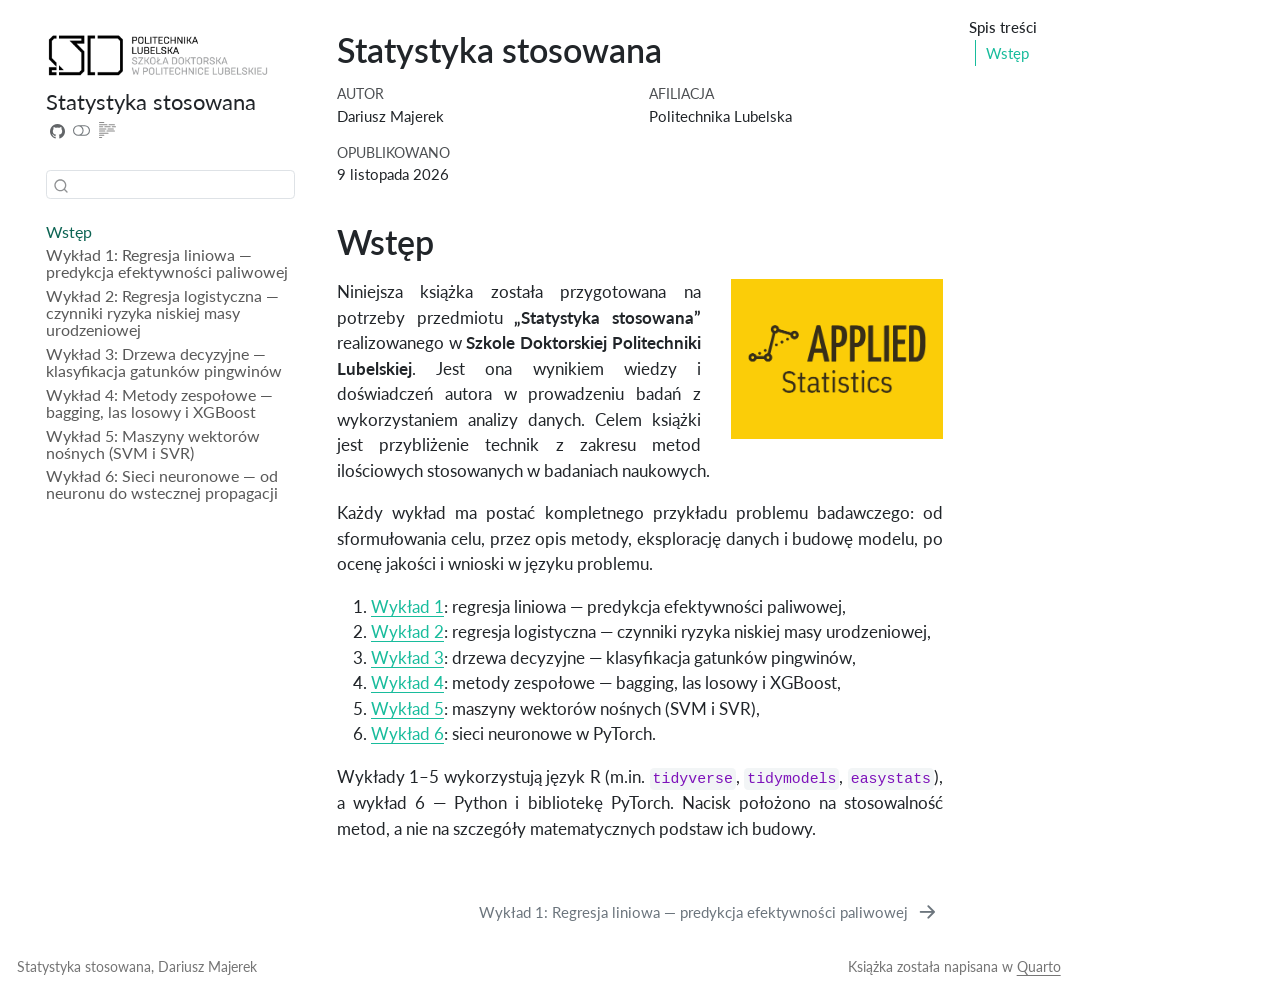
<file: docs/index.html>
<!DOCTYPE html>
<html xmlns="http://www.w3.org/1999/xhtml" lang="pl" xml:lang="pl"><head>

<meta charset="utf-8">
<meta name="generator" content="quarto-1.10.19">

<meta name="viewport" content="width=device-width, initial-scale=1.0, user-scalable=yes">

<meta name="author" content="Dariusz Majerek">

<title>Statystyka stosowana</title>
<style>
/* Default styles provided by pandoc.
** See https://pandoc.org/MANUAL.html#variables-for-html for config info.
*/
span.smallcaps{font-variant: small-caps;}
div.columns{display: flex; gap: 1.5em;}
div.column{flex: auto;}
@media screen {
div.columns{gap: min(4vw, 1.5em);}
div.column{overflow-x: auto;}
}
div.hanging-indent{margin-left: 1.5em; text-indent: -1.5em;}
ul.task-list{list-style: none;}
ul.task-list li input[type="checkbox"] {
  width: 0.8em;
  margin: 0 0.8em 0.2em -1em; /* quarto-specific, see https://github.com/quarto-dev/quarto-cli/issues/4556 */ 
  vertical-align: middle;
}
</style>


<script src="site_libs/quarto-nav/quarto-nav.js"></script>
<script src="site_libs/quarto-nav/headroom.min.js"></script>
<script src="site_libs/clipboard/clipboard.min.js"></script>
<script src="site_libs/quarto-search/autocomplete.umd.js"></script>
<script src="site_libs/quarto-search/fuse.min.js"></script>
<script src="site_libs/quarto-search/quarto-search.js"></script>
<meta name="quarto:offset" content="./">
<link href="./wyk1.html" rel="next">
<link href="./logo2.png" rel="icon" type="image/png">
<script src="site_libs/quarto-html/quarto.js" type="module"></script>
<script src="site_libs/quarto-html/tabsets/tabsets.js" type="module"></script>
<script src="site_libs/quarto-html/popper.min.js"></script>
<script src="site_libs/quarto-html/tippy.umd.min.js"></script>
<script src="site_libs/quarto-html/anchor.min.js"></script>
<link href="site_libs/quarto-html/tippy.css" rel="stylesheet">
<link href="site_libs/quarto-html/quarto-syntax-highlighting-bf27225e3a48a9273f3daa8f8e829971.css" rel="stylesheet" class="quarto-color-scheme" id="quarto-text-highlighting-styles">
<link href="site_libs/quarto-html/quarto-syntax-highlighting-dark-b626d73c4c936ccc3cb08be7d45d1df6.css" rel="stylesheet" class="quarto-color-scheme quarto-color-alternate" id="quarto-text-highlighting-styles">
<link href="site_libs/quarto-html/quarto-syntax-highlighting-bf27225e3a48a9273f3daa8f8e829971.css" rel="stylesheet" class="quarto-color-scheme-extra" id="quarto-text-highlighting-styles">
<script src="site_libs/bootstrap/bootstrap.min.js"></script>
<link href="site_libs/bootstrap/bootstrap-icons.css" rel="stylesheet">
<link href="site_libs/bootstrap/bootstrap-3d0ad9eed4cf45e77d2f560b75de2460.min.css" rel="stylesheet" append-hash="true" class="quarto-color-scheme" id="quarto-bootstrap" data-mode="light">
<link href="site_libs/bootstrap/bootstrap-dark-e86ad0456e038ac436cb87d190a1adee.min.css" rel="stylesheet" append-hash="true" class="quarto-color-scheme quarto-color-alternate" id="quarto-bootstrap" data-mode="dark">
<link href="site_libs/bootstrap/bootstrap-3d0ad9eed4cf45e77d2f560b75de2460.min.css" rel="stylesheet" append-hash="true" class="quarto-color-scheme-extra" id="quarto-bootstrap" data-mode="light">
<script id="quarto-search-options" type="application/json">{
  "location": "sidebar",
  "copy-button": false,
  "collapse-after": 3,
  "panel-placement": "start",
  "type": "textbox",
  "limit": 50,
  "keyboard-shortcut": [
    "f",
    "/",
    "s"
  ],
  "show-item-context": false,
  "language": {
    "search-no-results-text": "Brak wyników",
    "search-matching-documents-text": "dopasowane dokumenty",
    "search-copy-link-title": "Kopiuj link do wyszukiwania",
    "search-hide-matches-text": "Ukryj dodatkowe dopasowania",
    "search-more-match-text": "więcej dopasowań w tym dokumencie",
    "search-more-matches-text": "więcej dopasowań w tym dokumencie",
    "search-clear-button-title": "Wyczyść",
    "search-text-placeholder": "",
    "search-detached-cancel-button-title": "Anuluj",
    "search-submit-button-title": "Zatwierdź",
    "search-label": "Szukaj"
  }
}</script>


</head>

<body class="nav-sidebar floating quarto-light"><script id="quarto-html-before-body" type="application/javascript">
    const toggleBodyColorMode = (bsSheetEl) => {
      const mode = bsSheetEl.getAttribute("data-mode");
      const bodyEl = window.document.querySelector("body");
      if (mode === "dark") {
        bodyEl.classList.add("quarto-dark");
        bodyEl.classList.remove("quarto-light");
      } else {
        bodyEl.classList.add("quarto-light");
        bodyEl.classList.remove("quarto-dark");
      }
    }
    const toggleBodyColorPrimary = () => {
      const bsSheetEl = window.document.querySelector("link#quarto-bootstrap:not([rel=disabled-stylesheet])");
      if (bsSheetEl) {
        toggleBodyColorMode(bsSheetEl);
      }
    }
    const setColorSchemeToggle = (alternate) => {
      const toggles = window.document.querySelectorAll('.quarto-color-scheme-toggle');
      for (let i=0; i < toggles.length; i++) {
        const toggle = toggles[i];
        if (toggle) {
          if (alternate) {
            toggle.classList.add("alternate");
          } else {
            toggle.classList.remove("alternate");
          }
        }
      }
    };
    const toggleColorMode = (alternate) => {
      // Switch the stylesheets
      const primaryStylesheets = window.document.querySelectorAll('link.quarto-color-scheme:not(.quarto-color-alternate)');
      const alternateStylesheets = window.document.querySelectorAll('link.quarto-color-scheme.quarto-color-alternate');
      manageTransitions('#quarto-margin-sidebar .nav-link', false);
      if (alternate) {
        // note: dark is layered on light, we don't disable primary!
        enableStylesheet(alternateStylesheets);
        for (const sheetNode of alternateStylesheets) {
          if (sheetNode.id === "quarto-bootstrap") {
            toggleBodyColorMode(sheetNode);
          }
        }
      } else {
        disableStylesheet(alternateStylesheets);
        enableStylesheet(primaryStylesheets)
        toggleBodyColorPrimary();
      }
      manageTransitions('#quarto-margin-sidebar .nav-link', true);
      // Switch the toggles
      setColorSchemeToggle(alternate)
      // Hack to workaround the fact that safari doesn't
      // properly recolor the scrollbar when toggling (#1455)
      if (navigator.userAgent.indexOf('Safari') > 0 && navigator.userAgent.indexOf('Chrome') == -1) {
        manageTransitions("body", false);
        window.scrollTo(0, 1);
        setTimeout(() => {
          window.scrollTo(0, 0);
          manageTransitions("body", true);
        }, 40);
      }
    }
    const disableStylesheet = (stylesheets) => {
      for (let i=0; i < stylesheets.length; i++) {
        const stylesheet = stylesheets[i];
        stylesheet.rel = 'disabled-stylesheet';
      }
    }
    const enableStylesheet = (stylesheets) => {
      for (let i=0; i < stylesheets.length; i++) {
        const stylesheet = stylesheets[i];
        if(stylesheet.rel !== 'stylesheet') { // for Chrome, which will still FOUC without this check
          stylesheet.rel = 'stylesheet';
        }
      }
    }
    const manageTransitions = (selector, allowTransitions) => {
      const els = window.document.querySelectorAll(selector);
      for (let i=0; i < els.length; i++) {
        const el = els[i];
        if (allowTransitions) {
          el.classList.remove('notransition');
        } else {
          el.classList.add('notransition');
        }
      }
    }
    const isFileUrl = () => {
      return window.location.protocol === 'file:';
    }
    const hasAlternateSentinel = () => {
      let styleSentinel = getColorSchemeSentinel();
      if (styleSentinel !== null) {
        return styleSentinel === "alternate";
      } else {
        return false;
      }
    }
    const setStyleSentinel = (alternate) => {
      const value = alternate ? "alternate" : "default";
      if (!isFileUrl()) {
        window.localStorage.setItem("quarto-color-scheme", value);
      } else {
        localAlternateSentinel = value;
      }
    }
    const getColorSchemeSentinel = () => {
      if (!isFileUrl()) {
        const storageValue = window.localStorage.getItem("quarto-color-scheme");
        return storageValue != null ? storageValue : localAlternateSentinel;
      } else {
        return localAlternateSentinel;
      }
    }
    const toggleGiscusIfUsed = (isAlternate, darkModeDefault) => {
      const baseTheme = document.querySelector('#giscus-base-theme')?.value ?? 'light';
      const alternateTheme = document.querySelector('#giscus-alt-theme')?.value ?? 'dark';
      let newTheme = '';
      if(authorPrefersDark) {
        newTheme = isAlternate ? baseTheme : alternateTheme;
      } else {
        newTheme = isAlternate ? alternateTheme : baseTheme;
      }
      const changeGiscusTheme = () => {
        // From: https://github.com/giscus/giscus/issues/336
        const sendMessage = (message) => {
          const iframe = document.querySelector('iframe.giscus-frame');
          if (!iframe) return;
          iframe.contentWindow.postMessage({ giscus: message }, 'https://giscus.app');
        }
        sendMessage({
          setConfig: {
            theme: newTheme
          }
        });
      }
      const isGiscussLoaded = window.document.querySelector('iframe.giscus-frame') !== null;
      if (isGiscussLoaded) {
        changeGiscusTheme();
      }
    };
    const authorPrefersDark = false;
    const darkModeDefault = authorPrefersDark;
      document.querySelector('link#quarto-text-highlighting-styles.quarto-color-scheme-extra').rel = 'disabled-stylesheet';
      document.querySelector('link#quarto-bootstrap.quarto-color-scheme-extra').rel = 'disabled-stylesheet';
    let localAlternateSentinel = darkModeDefault ? 'alternate' : 'default';
    // Dark / light mode switch
    window.quartoToggleColorScheme = () => {
      // Read the current dark / light value
      let toAlternate = !hasAlternateSentinel();
      toggleColorMode(toAlternate);
      setStyleSentinel(toAlternate);
      toggleGiscusIfUsed(toAlternate, darkModeDefault);
      window.dispatchEvent(new Event('resize'));
    };
    // Switch to dark mode if need be
    if (hasAlternateSentinel()) {
      toggleColorMode(true);
    } else {
      toggleColorMode(false);
    }
  </script>

<div id="quarto-search-results"></div>
  <header id="quarto-header" class="headroom fixed-top">
  <nav class="quarto-secondary-nav">
    <div class="container-fluid d-flex">
      <button type="button" class="quarto-btn-toggle btn" data-bs-toggle="collapse" role="button" data-bs-target=".quarto-sidebar-collapse-item" aria-controls="quarto-sidebar" aria-expanded="false" aria-label="Przełącz pasek boczny" onclick="if (window.quartoToggleHeadroom) { window.quartoToggleHeadroom(); }">
        <i class="bi bi-layout-text-sidebar-reverse"></i>
      </button>
        <nav class="quarto-page-breadcrumbs" aria-label="breadcrumb"><ol class="breadcrumb"><li class="breadcrumb-item"><a href="./index.html">Wstęp</a></li></ol></nav>
        <a class="flex-grow-1" role="navigation" data-bs-toggle="collapse" data-bs-target=".quarto-sidebar-collapse-item" aria-controls="quarto-sidebar" aria-expanded="false" aria-label="Przełącz pasek boczny" onclick="if (window.quartoToggleHeadroom) { window.quartoToggleHeadroom(); }">      
        </a>
      <button type="button" class="btn quarto-search-button" aria-label="Szukaj" onclick="window.quartoOpenSearch();">
        <i class="bi bi-search"></i>
      </button>
    </div>
  </nav>
</header>
<!-- content -->
<div id="quarto-content" class="quarto-container page-columns page-rows-contents page-layout-article">
<!-- sidebar -->
  <nav id="quarto-sidebar" class="sidebar collapse collapse-horizontal quarto-sidebar-collapse-item sidebar-navigation floating overflow-auto">
    <div class="pt-lg-2 mt-2 text-left sidebar-header sidebar-header-stacked">
      <a href="./index.html" class="sidebar-logo-link">
      <img src="./logo.png?v=bd444c0a4783" alt="" class="sidebar-logo light-content py-0 d-lg-inline d-none">
      <img src="./logo.png?v=bd444c0a4783" alt="" class="sidebar-logo dark-content py-0 d-lg-inline d-none">
      </a>
    <div class="sidebar-title mb-0 py-0">
      <a href="./">Statystyka stosowana</a> 
        <div class="sidebar-tools-main tools-wide">
    <a href="https://github.com/DariuszMajerek/szkola_doktorska" title="Source Code" class="quarto-navigation-tool px-1" aria-label="Source Code"><i class="bi bi-github"></i></a>
  <a href="" class="quarto-color-scheme-toggle quarto-navigation-tool  px-1" onclick="window.quartoToggleColorScheme(); return false;" title="Przełącz tryb ciemny"><i class="bi"></i></a>
  <a href="" class="quarto-reader-toggle quarto-navigation-tool px-1" onclick="window.quartoToggleReader(); return false;" title="Przełącz tryb czytnika">
  <div class="quarto-reader-toggle-btn">
  <i class="bi"></i>
  </div>
</a>
</div>
    </div>
      </div>
        <div class="mt-2 flex-shrink-0 align-items-center">
        <div class="sidebar-search">
        <div id="quarto-search" class="" title="Szukaj"></div>
        </div>
        </div>
    <div class="sidebar-menu-container"> 
    <ul class="list-unstyled mt-1">
        <li class="sidebar-item">
  <div class="sidebar-item-container"> 
  <a href="./index.html" class="sidebar-item-text sidebar-link active">
 <span class="menu-text">Wstęp</span></a>
  </div>
</li>
        <li class="sidebar-item">
  <div class="sidebar-item-container"> 
  <a href="./wyk1.html" class="sidebar-item-text sidebar-link">
 <span class="menu-text">Wykład 1: Regresja liniowa — predykcja efektywności paliwowej</span></a>
  </div>
</li>
        <li class="sidebar-item">
  <div class="sidebar-item-container"> 
  <a href="./wyk2.html" class="sidebar-item-text sidebar-link">
 <span class="menu-text">Wykład 2: Regresja logistyczna — czynniki ryzyka niskiej masy urodzeniowej</span></a>
  </div>
</li>
        <li class="sidebar-item">
  <div class="sidebar-item-container"> 
  <a href="./wyk3.html" class="sidebar-item-text sidebar-link">
 <span class="menu-text">Wykład 3: Drzewa decyzyjne — klasyfikacja gatunków pingwinów</span></a>
  </div>
</li>
        <li class="sidebar-item">
  <div class="sidebar-item-container"> 
  <a href="./wyk4.html" class="sidebar-item-text sidebar-link">
 <span class="menu-text">Wykład 4: Metody zespołowe — bagging, las losowy i XGBoost</span></a>
  </div>
</li>
        <li class="sidebar-item">
  <div class="sidebar-item-container"> 
  <a href="./wyk5.html" class="sidebar-item-text sidebar-link">
 <span class="menu-text">Wykład 5: Maszyny wektorów nośnych (SVM i SVR)</span></a>
  </div>
</li>
        <li class="sidebar-item">
  <div class="sidebar-item-container"> 
  <a href="./wyk6.html" class="sidebar-item-text sidebar-link">
 <span class="menu-text">Wykład 6: Sieci neuronowe — od neuronu do wstecznej propagacji</span></a>
  </div>
</li>
    </ul>
    </div>
</nav>
<div id="quarto-sidebar-glass" class="quarto-sidebar-collapse-item" data-bs-toggle="collapse" data-bs-target=".quarto-sidebar-collapse-item"></div>
<!-- margin-sidebar -->
    <div id="quarto-margin-sidebar" class="sidebar margin-sidebar">
        <nav id="TOC" role="doc-toc" class="toc-active">
    <h2 id="toc-title">Spis treści</h2>
   
  <ul>
  <li><a href="#wstęp" id="toc-wstęp" class="nav-link active" data-scroll-target="#wstęp">Wstęp</a></li>
  </ul>
</nav>
    </div>
<!-- main -->
<main class="content" id="quarto-document-content">


<header id="title-block-header" class="quarto-title-block default">
<div class="quarto-title">
<h1 class="title">Statystyka stosowana</h1>
</div>


<div class="quarto-title-meta-author">
  <div class="quarto-title-meta-heading">Autor</div>
  <div class="quarto-title-meta-heading">Afiliacja</div>
  
    <div class="quarto-title-meta-contents">
    <p class="author">Dariusz Majerek </p>
  </div>
  <div class="quarto-title-meta-contents">
        <p class="affiliation">
            Politechnika Lubelska
          </p>
      </div>
  </div>

<div class="quarto-title-meta">

      
    <div>
    <div class="quarto-title-meta-heading">Opublikowano</div>
    <div class="quarto-title-meta-contents">
      <p class="date">9 listopada 2026</p>
    </div>
  </div>
  
    
  </div>
  


</header>



<section id="wstęp" class="level1 unnumbered">
<h1 class="unnumbered">Wstęp</h1><p><img src="logo2.png?v=b58392dcac11" title="Statystyka stosowana" class="quarto-cover-image nolightbox img-fluid"></p>
<p>Niniejsza książka została przygotowana na potrzeby przedmiotu <strong>„Statystyka stosowana”</strong> realizowanego w <strong>Szkole Doktorskiej Politechniki Lubelskiej</strong>. Jest ona wynikiem wiedzy i doświadczeń autora w prowadzeniu badań z wykorzystaniem analizy danych. Celem książki jest przybliżenie technik z zakresu metod ilościowych stosowanych w badaniach naukowych.</p>
<p>Każdy wykład ma postać kompletnego przykładu problemu badawczego: od sformułowania celu, przez opis metody, eksplorację danych i budowę modelu, po ocenę jakości i wnioski w języku problemu.</p>
<ol type="1">
<li><a href="./wyk1.html">Wykład 1</a>: regresja liniowa — predykcja efektywności paliwowej,</li>
<li><a href="./wyk2.html">Wykład 2</a>: regresja logistyczna — czynniki ryzyka niskiej masy urodzeniowej,</li>
<li><a href="./wyk3.html">Wykład 3</a>: drzewa decyzyjne — klasyfikacja gatunków pingwinów,</li>
<li><a href="./wyk4.html">Wykład 4</a>: metody zespołowe — bagging, las losowy i XGBoost,</li>
<li><a href="./wyk5.html">Wykład 5</a>: maszyny wektorów nośnych (SVM i SVR),</li>
<li><a href="./wyk6.html">Wykład 6</a>: sieci neuronowe w PyTorch.</li>
</ol>
<p>Wykłady 1–5 wykorzystują język R (m.in. <code>tidyverse</code>, <code>tidymodels</code>, <code>easystats</code>), a wykład 6 — Python i bibliotekę PyTorch. Nacisk położono na stosowalność metod, a nie na szczegóły matematycznych podstaw ich budowy.</p>


</section>

</main> <!-- /main -->
<script id="quarto-html-after-body" type="application/javascript">
  window.document.addEventListener("DOMContentLoaded", function (event) {
    // Ensure there is a toggle, if there isn't float one in the top right
    if (window.document.querySelector('.quarto-color-scheme-toggle') === null) {
      const a = window.document.createElement('a');
      a.classList.add('top-right');
      a.classList.add('quarto-color-scheme-toggle');
      a.href = "";
      a.onclick = function() { try { window.quartoToggleColorScheme(); } catch {} return false; };
      const i = window.document.createElement("i");
      i.classList.add('bi');
      a.appendChild(i);
      window.document.body.appendChild(a);
    }
    setColorSchemeToggle(hasAlternateSentinel())
    const icon = "";
    const anchorJS = new window.AnchorJS();
    anchorJS.options = {
      placement: 'right',
      icon: icon
    };
    anchorJS.add('.anchored');
    const isCodeAnnotation = (el) => {
      for (const clz of el.classList) {
        if (clz.startsWith('code-annotation-')) {                     
          return true;
        }
      }
      return false;
    }
    const onCopySuccess = function(e) {
      // button target
      const button = e.trigger;
      // don't keep focus
      button.blur();
      // flash "checked"
      button.classList.add('code-copy-button-checked');
      var currentTitle = button.getAttribute("title");
      button.setAttribute("title", "Skopiowano!");
      let tooltip;
      if (window.bootstrap) {
        button.setAttribute("data-bs-toggle", "tooltip");
        button.setAttribute("data-bs-placement", "left");
        button.setAttribute("data-bs-title", "Skopiowano!");
        tooltip = new bootstrap.Tooltip(button, 
          { trigger: "manual", 
            customClass: "code-copy-button-tooltip",
            offset: [0, -8]});
        tooltip.show();    
      }
      setTimeout(function() {
        if (tooltip) {
          tooltip.hide();
          button.removeAttribute("data-bs-title");
          button.removeAttribute("data-bs-toggle");
          button.removeAttribute("data-bs-placement");
        }
        button.setAttribute("title", currentTitle);
        button.classList.remove('code-copy-button-checked');
      }, 1000);
      // clear code selection
      e.clearSelection();
    }
    const getTextToCopy = function(trigger) {
      const outerScaffold = trigger.parentElement.cloneNode(true);
      const codeEl = outerScaffold.querySelector('code');
      for (const childEl of codeEl.children) {
        if (isCodeAnnotation(childEl)) {
          childEl.remove();
        }
      }
      return codeEl.innerText;
    }
    const clipboard = new window.ClipboardJS('.code-copy-button:not([data-in-quarto-modal])', {
      text: getTextToCopy
    });
    clipboard.on('success', onCopySuccess);
    if (window.document.getElementById('quarto-embedded-source-code-modal')) {
      const clipboardModal = new window.ClipboardJS('.code-copy-button[data-in-quarto-modal]', {
        text: getTextToCopy,
        container: window.document.getElementById('quarto-embedded-source-code-modal')
      });
      clipboardModal.on('success', onCopySuccess);
    }
      var localhostRegex = new RegExp(/^(?:http|https):\/\/localhost\:?[0-9]*\//);
      var mailtoRegex = new RegExp(/^mailto:/);
        var filterRegex = new RegExp('/' + window.location.host + '/');
      var isInternal = (href) => {
          return filterRegex.test(href) || localhostRegex.test(href) || mailtoRegex.test(href);
      }
      // Inspect non-navigation links and adorn them if external
     var links = window.document.querySelectorAll('a[href]:not(.nav-link):not(.navbar-brand):not(.toc-action):not(.sidebar-link):not(.sidebar-item-toggle):not(.pagination-link):not(.no-external):not([aria-hidden]):not(.dropdown-item):not(.quarto-navigation-tool):not(.about-link)');
      for (var i=0; i<links.length; i++) {
        const link = links[i];
        if (!isInternal(link.href)) {
          // undo the damage that might have been done by quarto-nav.js in the case of
          // links that we want to consider external
          if (link.dataset.originalHref !== undefined) {
            link.href = link.dataset.originalHref;
          }
        }
      }
    function tippyHover(el, contentFn, onTriggerFn, onUntriggerFn) {
      const config = {
        allowHTML: true,
        maxWidth: 500,
        delay: 100,
        arrow: false,
        appendTo: function(el) {
            return el.parentElement;
        },
        interactive: true,
        interactiveBorder: 10,
        theme: 'quarto',
        placement: 'bottom-start',
      };
      if (contentFn) {
        config.content = contentFn;
      }
      if (onTriggerFn) {
        config.onTrigger = onTriggerFn;
      }
      if (onUntriggerFn) {
        config.onUntrigger = onUntriggerFn;
      }
      window.tippy(el, config); 
    }
    const noterefs = window.document.querySelectorAll('a[role="doc-noteref"]');
    for (var i=0; i<noterefs.length; i++) {
      const ref = noterefs[i];
      tippyHover(ref, function() {
        // use id or data attribute instead here
        let href = ref.getAttribute('data-footnote-href') || ref.getAttribute('href');
        try { href = new URL(href).hash; } catch {}
        const id = href.replace(/^#\/?/, "");
        const note = window.document.getElementById(id);
        if (note) {
          return note.innerHTML;
        } else {
          return "";
        }
      });
    }
    const xrefs = window.document.querySelectorAll('a.quarto-xref');
    const processXRef = (id, note) => {
      // Strip column container classes
      const stripColumnClz = (el) => {
        el.classList.remove("page-full", "page-columns");
        if (el.children) {
          for (const child of el.children) {
            stripColumnClz(child);
          }
        }
      }
      stripColumnClz(note)
      if (id === null || id.startsWith('sec-')) {
        // Special case sections, only their first couple elements
        const container = document.createElement("div");
        if (note.children && note.children.length > 2) {
          container.appendChild(note.children[0].cloneNode(true));
          for (let i = 1; i < note.children.length; i++) {
            const child = note.children[i];
            if (child.tagName === "P" && child.innerText === "") {
              continue;
            } else {
              container.appendChild(child.cloneNode(true));
              break;
            }
          }
          if (window.Quarto?.typesetMath) {
            window.Quarto.typesetMath(container);
          }
          return container.innerHTML
        } else {
          if (window.Quarto?.typesetMath) {
            window.Quarto.typesetMath(note);
          }
          return note.innerHTML;
        }
      } else {
        // Remove any anchor links if they are present
        const anchorLink = note.querySelector('a.anchorjs-link');
        if (anchorLink) {
          anchorLink.remove();
        }
        if (window.Quarto?.typesetMath) {
          window.Quarto.typesetMath(note);
        }
        if (note.classList.contains("callout")) {
          return note.outerHTML;
        } else {
          return note.innerHTML;
        }
      }
    }
    for (var i=0; i<xrefs.length; i++) {
      const xref = xrefs[i];
      tippyHover(xref, undefined, function(instance) {
        instance.disable();
        let url = xref.getAttribute('href');
        let hash = undefined; 
        if (url.startsWith('#')) {
          hash = url;
        } else {
          try { hash = new URL(url).hash; } catch {}
        }
        if (hash) {
          const id = hash.replace(/^#\/?/, "");
          const note = window.document.getElementById(id);
          if (note !== null) {
            try {
              const html = processXRef(id, note.cloneNode(true));
              instance.setContent(html);
            } finally {
              instance.enable();
              instance.show();
            }
          } else {
            // See if we can fetch this
            fetch(url.split('#')[0])
            .then(res => res.text())
            .then(html => {
              const parser = new DOMParser();
              const htmlDoc = parser.parseFromString(html, "text/html");
              const note = htmlDoc.getElementById(id);
              if (note !== null) {
                const html = processXRef(id, note);
                instance.setContent(html);
              } 
            }).finally(() => {
              instance.enable();
              instance.show();
            });
          }
        } else {
          // See if we can fetch a full url (with no hash to target)
          // This is a special case and we should probably do some content thinning / targeting
          fetch(url)
          .then(res => res.text())
          .then(html => {
            const parser = new DOMParser();
            const htmlDoc = parser.parseFromString(html, "text/html");
            const note = htmlDoc.querySelector('main.content');
            if (note !== null) {
              // This should only happen for chapter cross references
              // (since there is no id in the URL)
              // remove the first header
              if (note.children.length > 0 && note.children[0].tagName === "HEADER") {
                note.children[0].remove();
              }
              const html = processXRef(null, note);
              instance.setContent(html);
            } 
          }).finally(() => {
            instance.enable();
            instance.show();
          });
        }
      }, function(instance) {
      });
    }
        let selectedAnnoteEl;
        const selectorForAnnotation = ( cell, annotation) => {
          let cellAttr = 'data-code-cell="' + cell + '"';
          let lineAttr = 'data-code-annotation="' +  annotation + '"';
          const selector = 'span[' + cellAttr + '][' + lineAttr + ']';
          return selector;
        }
        const selectCodeLines = (annoteEl) => {
          const doc = window.document;
          const targetCell = annoteEl.getAttribute("data-target-cell");
          const targetAnnotation = annoteEl.getAttribute("data-target-annotation");
          const annoteSpan = window.document.querySelector(selectorForAnnotation(targetCell, targetAnnotation));
          const lines = annoteSpan.getAttribute("data-code-lines").split(",");
          const lineIds = lines.map((line) => {
            return targetCell + "-" + line;
          })
          let top = null;
          let height = null;
          let parent = null;
          if (lineIds.length > 0) {
              //compute the position of the single el (top and bottom and make a div)
              const el = window.document.getElementById(lineIds[0]);
              top = el.offsetTop;
              height = el.offsetHeight;
              parent = el.parentElement.parentElement;
            if (lineIds.length > 1) {
              const lastEl = window.document.getElementById(lineIds[lineIds.length - 1]);
              const bottom = lastEl.offsetTop + lastEl.offsetHeight;
              height = bottom - top;
            }
            if (top !== null && height !== null && parent !== null) {
              // cook up a div (if necessary) and position it 
              let div = window.document.getElementById("code-annotation-line-highlight");
              if (div === null) {
                div = window.document.createElement("div");
                div.setAttribute("id", "code-annotation-line-highlight");
                div.style.position = 'absolute';
                parent.appendChild(div);
              }
              div.style.top = top - 2 + "px";
              div.style.height = height + 4 + "px";
              div.style.left = 0;
              let gutterDiv = window.document.getElementById("code-annotation-line-highlight-gutter");
              if (gutterDiv === null) {
                gutterDiv = window.document.createElement("div");
                gutterDiv.setAttribute("id", "code-annotation-line-highlight-gutter");
                gutterDiv.style.position = 'absolute';
                const codeCell = window.document.getElementById(targetCell);
                const gutter = codeCell.querySelector('.code-annotation-gutter');
                gutter.appendChild(gutterDiv);
              }
              gutterDiv.style.top = top - 2 + "px";
              gutterDiv.style.height = height + 4 + "px";
            }
            selectedAnnoteEl = annoteEl;
          }
        };
        const unselectCodeLines = () => {
          const elementsIds = ["code-annotation-line-highlight", "code-annotation-line-highlight-gutter"];
          elementsIds.forEach((elId) => {
            const div = window.document.getElementById(elId);
            if (div) {
              div.remove();
            }
          });
          selectedAnnoteEl = undefined;
        };
          // Handle positioning of the toggle
      window.addEventListener(
        "resize",
        throttle(() => {
          elRect = undefined;
          if (selectedAnnoteEl) {
            selectCodeLines(selectedAnnoteEl);
          }
        }, 10)
      );
      function throttle(fn, ms) {
      let throttle = false;
      let timer;
        return (...args) => {
          if(!throttle) { // first call gets through
              fn.apply(this, args);
              throttle = true;
          } else { // all the others get throttled
              if(timer) clearTimeout(timer); // cancel #2
              timer = setTimeout(() => {
                fn.apply(this, args);
                timer = throttle = false;
              }, ms);
          }
        };
      }
        // Attach click handler to the DT
        const annoteDls = window.document.querySelectorAll('dt[data-target-cell]');
        for (const annoteDlNode of annoteDls) {
          annoteDlNode.addEventListener('click', (event) => {
            const clickedEl = event.target;
            if (clickedEl !== selectedAnnoteEl) {
              unselectCodeLines();
              const activeEl = window.document.querySelector('dt[data-target-cell].code-annotation-active');
              if (activeEl) {
                activeEl.classList.remove('code-annotation-active');
              }
              selectCodeLines(clickedEl);
              clickedEl.classList.add('code-annotation-active');
            } else {
              // Unselect the line
              unselectCodeLines();
              clickedEl.classList.remove('code-annotation-active');
            }
          });
        }
    const findCites = (el) => {
      const parentEl = el.parentElement;
      if (parentEl) {
        const cites = parentEl.dataset.cites;
        if (cites) {
          return {
            el,
            cites: cites.split(' ')
          };
        } else {
          return findCites(el.parentElement)
        }
      } else {
        return undefined;
      }
    };
    var bibliorefs = window.document.querySelectorAll('a[role="doc-biblioref"]');
    for (var i=0; i<bibliorefs.length; i++) {
      const ref = bibliorefs[i];
      const citeInfo = findCites(ref);
      if (citeInfo) {
        tippyHover(citeInfo.el, function() {
          var popup = window.document.createElement('div');
          citeInfo.cites.forEach(function(cite) {
            var citeDiv = window.document.createElement('div');
            citeDiv.classList.add('hanging-indent');
            citeDiv.classList.add('csl-entry');
            var biblioDiv = window.document.getElementById('ref-' + cite);
            if (biblioDiv) {
              citeDiv.innerHTML = biblioDiv.innerHTML;
            }
            popup.appendChild(citeDiv);
          });
          return popup.innerHTML;
        });
      }
    }
  });
  </script>
<nav class="page-navigation">
  <div class="nav-page nav-page-previous">
  </div>
  <div class="nav-page nav-page-next">
      <a href="./wyk1.html" class="pagination-link" aria-label="Wykład 1: Regresja liniowa — predykcja efektywności paliwowej">
        <span class="nav-page-text">Wykład 1: Regresja liniowa — predykcja efektywności paliwowej</span> <i class="bi bi-arrow-right-short"></i>
      </a>
  </div>
</nav>
</div> <!-- /content -->
<footer class="footer">
  <div class="nav-footer">
    <div class="nav-footer-left">
<p>Statystyka stosowana, Dariusz Majerek</p>
</div>   
    <div class="nav-footer-center">
      &nbsp;
    </div>
    <div class="nav-footer-right">
<p>Książka została napisana w <a href="https://quarto.org/">Quarto</a></p>
</div>
  </div>
</footer>




</body></html>
</file>
<file: docs/site_libs/quarto-html/tippy.css>
.tippy-box[data-animation=fade][data-state=hidden]{opacity:0}[data-tippy-root]{max-width:calc(100vw - 10px)}.tippy-box{position:relative;background-color:#333;color:#fff;border-radius:4px;font-size:14px;line-height:1.4;white-space:normal;outline:0;transition-property:transform,visibility,opacity}.tippy-box[data-placement^=top]>.tippy-arrow{bottom:0}.tippy-box[data-placement^=top]>.tippy-arrow:before{bottom:-7px;left:0;border-width:8px 8px 0;border-top-color:initial;transform-origin:center top}.tippy-box[data-placement^=bottom]>.tippy-arrow{top:0}.tippy-box[data-placement^=bottom]>.tippy-arrow:before{top:-7px;left:0;border-width:0 8px 8px;border-bottom-color:initial;transform-origin:center bottom}.tippy-box[data-placement^=left]>.tippy-arrow{right:0}.tippy-box[data-placement^=left]>.tippy-arrow:before{border-width:8px 0 8px 8px;border-left-color:initial;right:-7px;transform-origin:center left}.tippy-box[data-placement^=right]>.tippy-arrow{left:0}.tippy-box[data-placement^=right]>.tippy-arrow:before{left:-7px;border-width:8px 8px 8px 0;border-right-color:initial;transform-origin:center right}.tippy-box[data-inertia][data-state=visible]{transition-timing-function:cubic-bezier(.54,1.5,.38,1.11)}.tippy-arrow{width:16px;height:16px;color:#333}.tippy-arrow:before{content:"";position:absolute;border-color:transparent;border-style:solid}.tippy-content{position:relative;padding:5px 9px;z-index:1}
</file>
<file: docs/site_libs/quarto-html/quarto-syntax-highlighting-bf27225e3a48a9273f3daa8f8e829971.css>
/* quarto syntax highlight colors */
:root {
  --quarto-hl-ot-color: #003B4F;
  --quarto-hl-at-color: #657422;
  --quarto-hl-ss-color: #20794D;
  --quarto-hl-an-color: #5E5E5E;
  --quarto-hl-fu-color: #4758AB;
  --quarto-hl-st-color: #20794D;
  --quarto-hl-cf-color: #003B4F;
  --quarto-hl-op-color: #5E5E5E;
  --quarto-hl-er-color: #AD0000;
  --quarto-hl-bn-color: #AD0000;
  --quarto-hl-al-color: #AD0000;
  --quarto-hl-va-color: #111111;
  --quarto-hl-bu-color: inherit;
  --quarto-hl-ex-color: inherit;
  --quarto-hl-pp-color: #AD0000;
  --quarto-hl-in-color: #5E5E5E;
  --quarto-hl-vs-color: #20794D;
  --quarto-hl-wa-color: #5E5E5E;
  --quarto-hl-do-color: #5E5E5E;
  --quarto-hl-im-color: #00769E;
  --quarto-hl-ch-color: #20794D;
  --quarto-hl-dt-color: #AD0000;
  --quarto-hl-fl-color: #AD0000;
  --quarto-hl-co-color: #5E5E5E;
  --quarto-hl-cv-color: #5E5E5E;
  --quarto-hl-cn-color: #8f5902;
  --quarto-hl-sc-color: #5E5E5E;
  --quarto-hl-dv-color: #AD0000;
  --quarto-hl-kw-color: #003B4F;
}

/* other quarto variables */
:root {
  --quarto-font-monospace: SFMono-Regular, Menlo, Monaco, Consolas, "Liberation Mono", "Courier New", monospace;
}

/* syntax highlight based on Pandoc's rules */
pre > code.sourceCode > span {
  color: #003B4F;
}

code.sourceCode > span {
  color: #003B4F;
}

div.sourceCode,
div.sourceCode pre.sourceCode {
  color: #003B4F;
}

/* Normal */
code span {
  color: #003B4F;
}

/* Alert */
code span.al {
  color: #AD0000;
  font-style: inherit;
}

/* Annotation */
code span.an {
  color: #5E5E5E;
  font-style: inherit;
}

/* Attribute */
code span.at {
  color: #657422;
  font-style: inherit;
}

/* BaseN */
code span.bn {
  color: #AD0000;
  font-style: inherit;
}

/* BuiltIn */
code span.bu {
  font-style: inherit;
}

/* ControlFlow */
code span.cf {
  color: #003B4F;
  font-weight: bold;
  font-style: inherit;
}

/* Char */
code span.ch {
  color: #20794D;
  font-style: inherit;
}

/* Constant */
code span.cn {
  color: #8f5902;
  font-style: inherit;
}

/* Comment */
code span.co {
  color: #5E5E5E;
  font-style: inherit;
}

/* CommentVar */
code span.cv {
  color: #5E5E5E;
  font-style: italic;
}

/* Documentation */
code span.do {
  color: #5E5E5E;
  font-style: italic;
}

/* DataType */
code span.dt {
  color: #AD0000;
  font-style: inherit;
}

/* DecVal */
code span.dv {
  color: #AD0000;
  font-style: inherit;
}

/* Error */
code span.er {
  color: #AD0000;
  font-style: inherit;
}

/* Extension */
code span.ex {
  font-style: inherit;
}

/* Float */
code span.fl {
  color: #AD0000;
  font-style: inherit;
}

/* Function */
code span.fu {
  color: #4758AB;
  font-style: inherit;
}

/* Import */
code span.im {
  color: #00769E;
  font-style: inherit;
}

/* Information */
code span.in {
  color: #5E5E5E;
  font-style: inherit;
}

/* Keyword */
code span.kw {
  color: #003B4F;
  font-weight: bold;
  font-style: inherit;
}

/* Operator */
code span.op {
  color: #5E5E5E;
  font-style: inherit;
}

/* Other */
code span.ot {
  color: #003B4F;
  font-style: inherit;
}

/* Preprocessor */
code span.pp {
  color: #AD0000;
  font-style: inherit;
}

/* SpecialChar */
code span.sc {
  color: #5E5E5E;
  font-style: inherit;
}

/* SpecialString */
code span.ss {
  color: #20794D;
  font-style: inherit;
}

/* String */
code span.st {
  color: #20794D;
  font-style: inherit;
}

/* Variable */
code span.va {
  color: #111111;
  font-style: inherit;
}

/* VerbatimString */
code span.vs {
  color: #20794D;
  font-style: inherit;
}

/* Warning */
code span.wa {
  color: #5E5E5E;
  font-style: italic;
}

.prevent-inlining {
  content: "</";
}

/*# sourceMappingURL=8be38f48d34c45af72792cbd699585e7.css.map */
</file>
<file: docs/site_libs/quarto-html/quarto-syntax-highlighting-dark-b626d73c4c936ccc3cb08be7d45d1df6.css>
/* quarto syntax highlight colors */
:root {
  --quarto-hl-al-color: #f07178;
  --quarto-hl-an-color: #d4d0ab;
  --quarto-hl-at-color: #00e0e0;
  --quarto-hl-bn-color: #d4d0ab;
  --quarto-hl-bu-color: #abe338;
  --quarto-hl-ch-color: #abe338;
  --quarto-hl-co-color: #f8f8f2;
  --quarto-hl-cv-color: #ffd700;
  --quarto-hl-cn-color: #ffd700;
  --quarto-hl-cf-color: #ffa07a;
  --quarto-hl-dt-color: #ffa07a;
  --quarto-hl-dv-color: #d4d0ab;
  --quarto-hl-do-color: #f8f8f2;
  --quarto-hl-er-color: #f07178;
  --quarto-hl-ex-color: #00e0e0;
  --quarto-hl-fl-color: #d4d0ab;
  --quarto-hl-fu-color: #ffa07a;
  --quarto-hl-im-color: #abe338;
  --quarto-hl-in-color: #d4d0ab;
  --quarto-hl-kw-color: #ffa07a;
  --quarto-hl-op-color: #ffa07a;
  --quarto-hl-ot-color: #00e0e0;
  --quarto-hl-pp-color: #dcc6e0;
  --quarto-hl-re-color: #00e0e0;
  --quarto-hl-sc-color: #abe338;
  --quarto-hl-ss-color: #abe338;
  --quarto-hl-st-color: #abe338;
  --quarto-hl-va-color: #00e0e0;
  --quarto-hl-vs-color: #abe338;
  --quarto-hl-wa-color: #dcc6e0;
}

/* other quarto variables */
:root {
  --quarto-font-monospace: SFMono-Regular, Menlo, Monaco, Consolas, "Liberation Mono", "Courier New", monospace;
}

/* syntax highlight based on Pandoc's rules */
pre > code.sourceCode > span {
  color: #f8f8f2;
}

code.sourceCode > span {
  color: #f8f8f2;
}

div.sourceCode,
div.sourceCode pre.sourceCode {
  color: #f8f8f2;
}

/* Normal */
code span {
  color: #f8f8f2;
}

/* Alert */
code span.al {
  color: #f07178;
}

/* Annotation */
code span.an {
  color: #d4d0ab;
}

/* Attribute */
code span.at {
  color: #00e0e0;
}

/* BaseN */
code span.bn {
  color: #d4d0ab;
}

/* BuiltIn */
code span.bu {
  color: #abe338;
}

/* ControlFlow */
code span.cf {
  font-weight: bold;
  color: #ffa07a;
}

/* Char */
code span.ch {
  color: #abe338;
}

/* Constant */
code span.cn {
  color: #ffd700;
}

/* Comment */
code span.co {
  font-style: italic;
  color: #f8f8f2;
}

/* CommentVar */
code span.cv {
  color: #ffd700;
}

/* Documentation */
code span.do {
  color: #f8f8f2;
}

/* DataType */
code span.dt {
  color: #ffa07a;
}

/* DecVal */
code span.dv {
  color: #d4d0ab;
}

/* Error */
code span.er {
  color: #f07178;
  text-decoration: underline;
}

/* Extension */
code span.ex {
  font-weight: bold;
  color: #00e0e0;
}

/* Float */
code span.fl {
  color: #d4d0ab;
}

/* Function */
code span.fu {
  color: #ffa07a;
}

/* Import */
code span.im {
  color: #abe338;
}

/* Information */
code span.in {
  color: #d4d0ab;
}

/* Keyword */
code span.kw {
  font-weight: bold;
  color: #ffa07a;
}

/* Operator */
code span.op {
  color: #ffa07a;
}

/* Other */
code span.ot {
  color: #00e0e0;
}

/* Preprocessor */
code span.pp {
  color: #dcc6e0;
}

/* RegionMarker */
code span.re {
  background-color: #f8f8f2;
  color: #00e0e0;
}

/* SpecialChar */
code span.sc {
  color: #abe338;
}

/* SpecialString */
code span.ss {
  color: #abe338;
}

/* String */
code span.st {
  color: #abe338;
}

/* Variable */
code span.va {
  color: #00e0e0;
}

/* VerbatimString */
code span.vs {
  color: #abe338;
}

/* Warning */
code span.wa {
  color: #dcc6e0;
}

.prevent-inlining {
  content: "</";
}

/*# sourceMappingURL=a269c63e8167c3ae395728e86feb0848.css.map */
</file>
